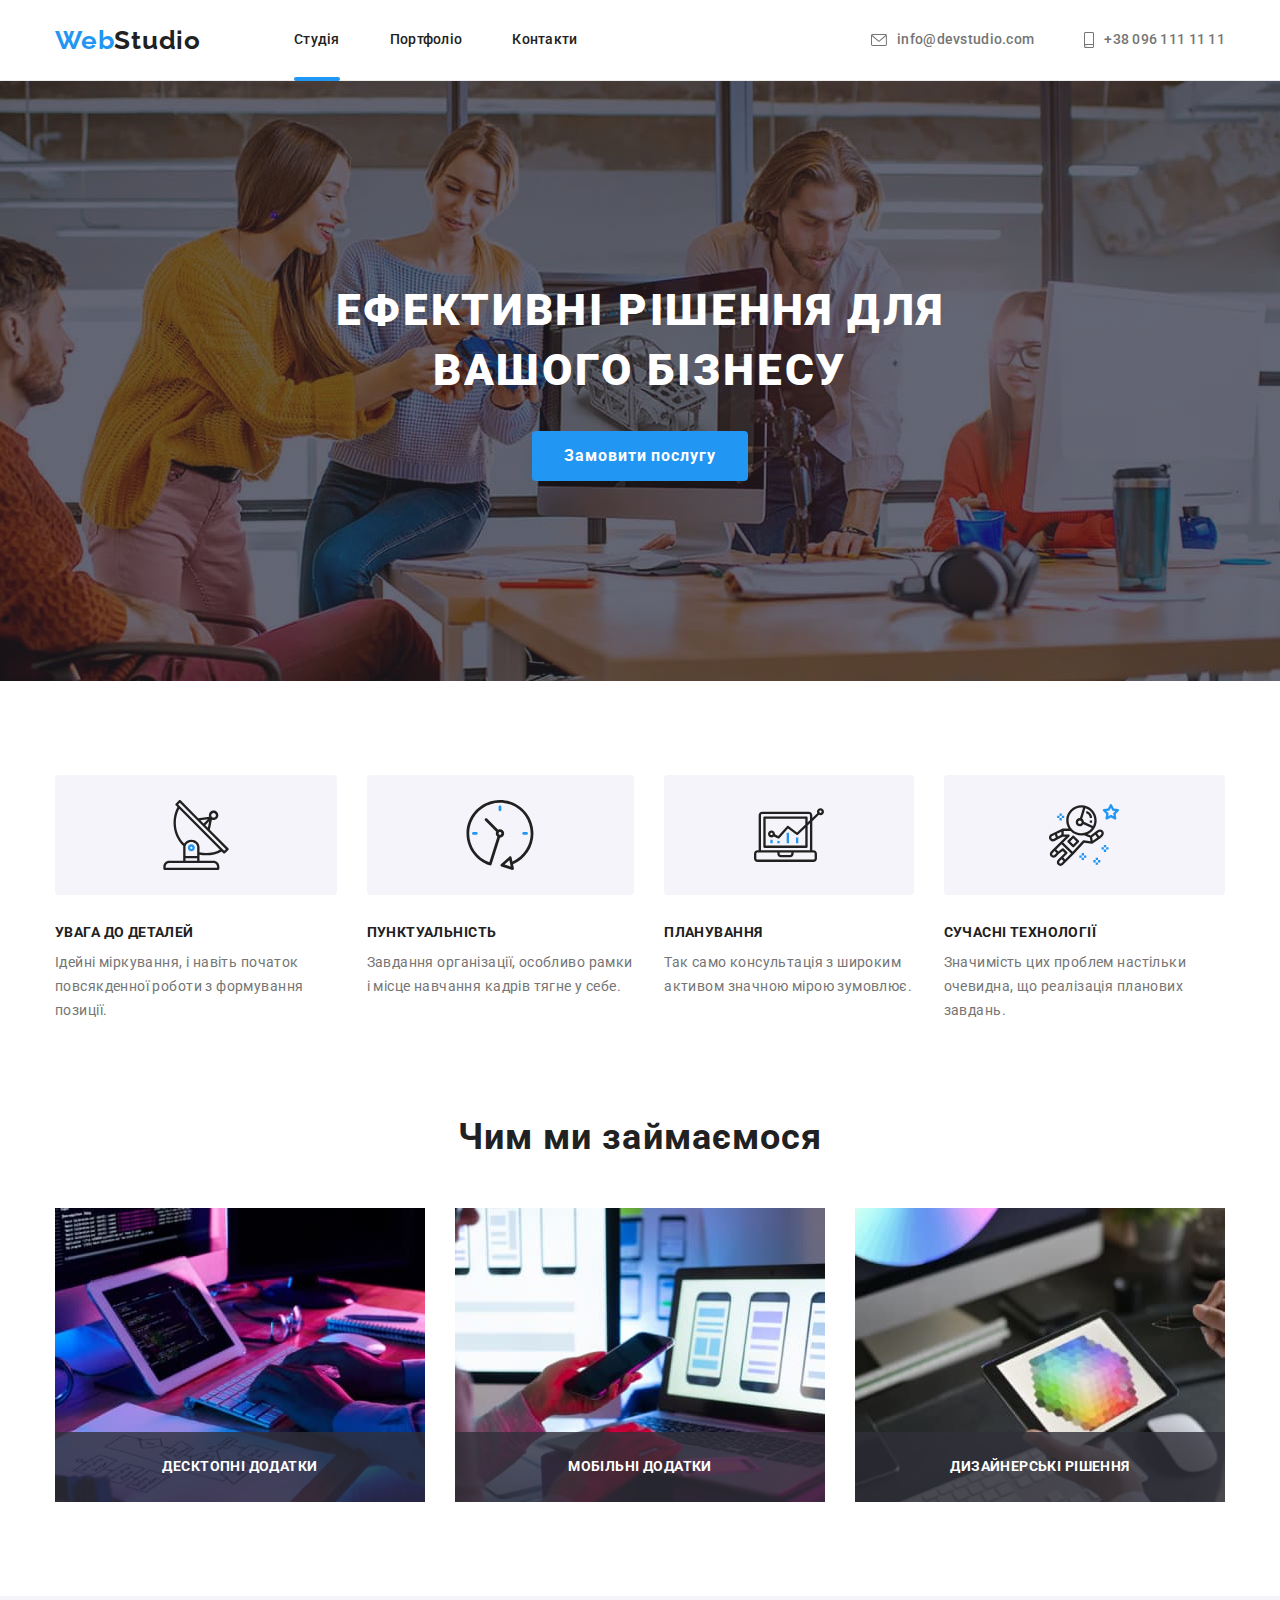
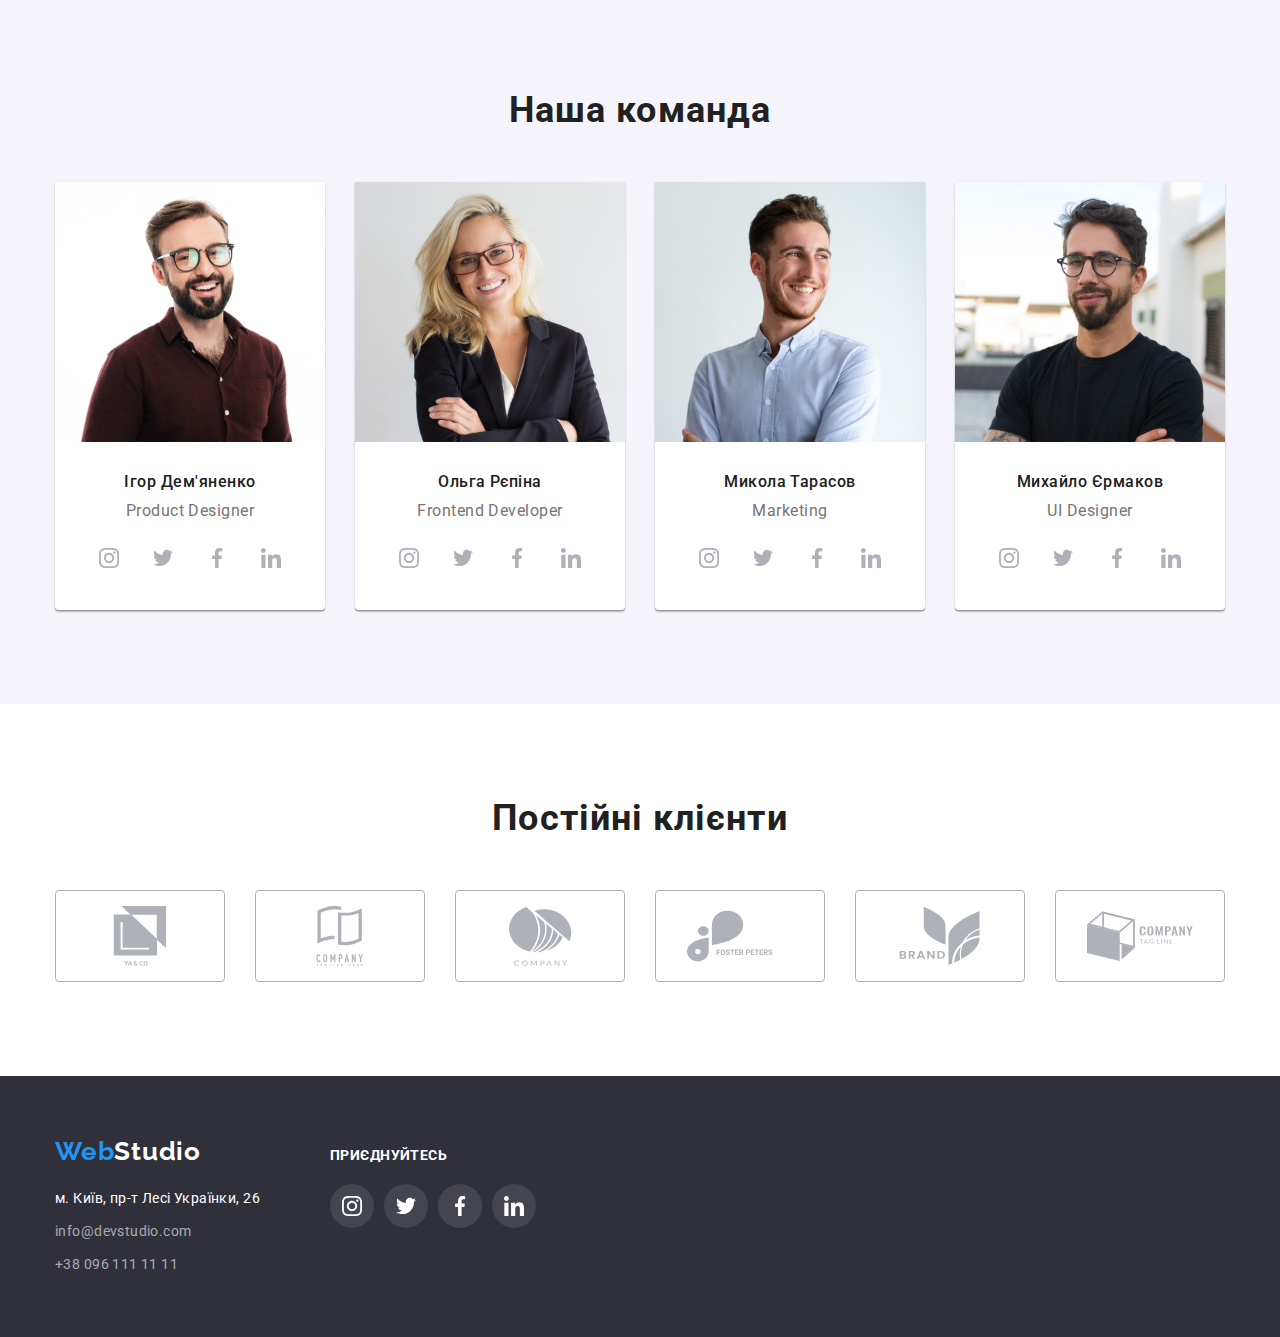
<file: index.html>
<!doctype html>
<html lang="en">
<head>
    <meta charset="UTF-8">
    <meta http-equiv="X-UA-Compatible" content="IE=edge">
    <meta name="viewport" content="width=device-width, initial-scale=1.0">
    <title>Document</title>
    <link href="https://fonts.googleapis.com/css2?family=Raleway:wght@700&family=Roboto:wght@400;500;700;900&display=swap" rel="stylesheet">
    <link rel="stylesheet" href="https://cdnjs.cloudflare.com/ajax/libs/modern-normalize/1.0.0/modern-normalize.min.css"/>
    <link rel="stylesheet" href="./css/styles.css" />
</head>
<body>

  <header class="header-class">
    <div class="container page-head-container">
        <nav class="page-navigation">
          <a class="logo" href=""><span class="accent">Web</span>Studio</a>
            <ul class="site-nav list">
              <li><a class="link site-nav-link active" href="">Студія</a></li>
              <li><a class="link site-nav-link" href="./portfolio.html">Портфоліо</a></li>
              <li><a class="link site-nav-link" href="">Контакти</a></li>
            </ul>
        </nav>
        <ul class="contacts-item list">
              <li>
                <a class="contact mail-head" href="mailto:info@devstudio.com"> 
                  <svg class="contact-icon-mail">
                    <use href="./images/icons.svg#icon-mail"></use>
                  </svg>info@devstudio.com
                </a>
              </li>
              <li><a class="contact phone-head" href="tel:+380961111111">
                <svg class="contact-icon-phone">
                  <use href="./images/icons.svg#icon-phone"></use>
                </svg>+38 096 111 11 11</a>
              </li>
        </ul>
    </div>
  </header>

  <main>
    <section class="hat section-hat">
      <div class="container">
        <h1 class="hat-title">Ефективні рішення для вашого бізнесу</h1>
        <button class="button-hat" type="button" data-modal-open>Замовити послугу</button>
      </div>
    </section>
    
    
    <section class="section">
      <div class="container">
        <h2 class="hidden-title">Наші переваги</h2>
        <ul class="list specialty-list">
            <li>
              <div class="container-icons">
                <svg class="speciality-icons">
                  <use href="./images/icons.svg#icon-antenna"></use>
                </svg>
              </div>
                <h3 class="specialty-title">УВАГА ДО ДЕТАЛЕЙ</h3>
                <p class="specialty-paragraph">Ідейні міркування, і навіть початок повсякденної роботи з формування позиції.</p>
            </li>
            <li>
              <div class="container-icons">
                <svg class="speciality-icons">
                  <use href="./images/icons.svg#icon-clock"></use>
                </svg>
              </div>
                <h3 class="specialty-title">ПУНКТУАЛЬНІСТЬ</h3>
                <p class="specialty-paragraph">Завдання організації, особливо рамки і місце навчання кадрів тягне у себе.</p>
            </li>
            <li>
              <div class="container-icons">
                <svg class="speciality-icons">
                  <use href="./images/icons.svg#icon-diagram"></use>
                </svg>
              </div>
                <h3 class="specialty-title">ПЛАНУВАННЯ</h3>
                <p class="specialty-paragraph">Так само консультація з широким активом значною мірою зумовлює.</p>
            </li>
            <li>
              <div class="container-icons">
                <svg class="speciality-icons">
                  <use href="./images/icons.svg#icon-astronaut"></use>
                </svg>
              </div>
                <h3 class="specialty-title">СУЧАСНІ ТЕХНОЛОГІЇ</h3>
                <p class="specialty-paragraph">Значимість цих проблем настільки очевидна, що реалізація планових завдань.</p>
            </li>
        </ul>
      </div>
    </section>
  
  <section class="section section-benefits">
    <div class="container">
        <h2 class="activity">Чим ми займаємося</h2>
        <ul class="activity-list list">
            <li>
              <div class="activity-list-wrapper">
                <img src="./images/img1.jpg" alt="Ноутбук" width="370">
                <p class="overlay">Десктопні додатки</p>
              </div>
            </li>
            <li>
              <div class="activity-list-wrapper">
                <img src="./images/img2.jpg" alt="Телефон" width="370">
                <p class="overlay">Мобільні додатки</p>
              </div>
            </li>
            <li>
              <div class="activity-list-wrapper">
                <img src="./images/img3.jpg" alt="Планшет" width="370">
                <p class="overlay">Дизайнерські рішення</p>
              </div>
            </li>
        </ul>
    </div>
  </section>
    
  <section class="workers section">
    <div class="container">
        <h2 class="team">Наша команда</h2>
        <ul class="list team-list">
            <li class="team-list-item">
                <img src="./images/img7.jpg" alt="Чоловік" width="270">
                <div class="team-container">
                  <h3 class="team-title">Ігор Дем'яненко</h3>
                  <p class="team-paragraph">Product Designer</p>
                  <ul class="social-list list">
                    <li class="social-list-item">
                      <a href="#" class="social-list-link">
                        <svg class="social-icons">
                          <use href="./images/icons.svg#icon-instagram"></use>
                        </svg>
                      </a>
                    </li>
                    <li class="social-list-item">
                      <a href="#" class="social-list-link">
                        <svg class="social-icons">
                          <use href="./images/icons.svg#icon-twitter"></use>
                        </svg>
                      </a>
                    </li>
                    <li class="social-list-item">
                      <a href="#" class="social-list-link">
                        <svg class="social-icons">
                          <use href="./images/icons.svg#icon-facebook"></use>
                        </svg>
                      </a>
                    </li>
                    <li class="social-list-item">
                      <a href="#" class="social-list-link">
                        <svg class="social-icons">
                          <use href="./images/icons.svg#icon-linkedin"></use>
                        </svg>
                      </a>
                    </li>
                  </ul>
                </div>
            </li>
            <li class="team-list-item">
                <img src="./images/img4.jpg" alt="Жінка" width="270">
                <div class="team-container">
                  <h3 class="team-title" >Ольга Рєпіна</h3>
                  <p class="team-paragraph">Frontend Developer</p>
                  <ul class="social-list list">
                    <li class="social-list-item">
                      <a href="#" class="social-list-link">
                        <svg class="social-icons">
                          <use href="./images/icons.svg#icon-instagram"></use>
                        </svg>
                      </a>
                    </li>
                    <li class="social-list-item">
                      <a href="#" class="social-list-link">
                        <svg class="social-icons">
                          <use href="./images/icons.svg#icon-twitter"></use>
                        </svg>
                      </a>
                    </li>
                    <li class="social-list-item">
                      <a href="#" class="social-list-link">
                        <svg class="social-icons">
                          <use href="./images/icons.svg#icon-facebook"></use>
                        </svg>
                      </a>
                    </li>
                    <li class="social-list-item">
                      <a href="#" class="social-list-link">
                        <svg class="social-icons">
                          <use href="./images/icons.svg#icon-linkedin"></use>
                        </svg>
                      </a>
                    </li>
                  </ul>
                </div>
            </li>
            <li class="team-list-item">
                <img src="./images/img5.jpg" alt="Чоловік" width="270">
                <div class="team-container">
                  <h3 class="team-title">Микола Тарасов</h3>
                  <p class="team-paragraph">Marketing</p>
                  <ul class="social-list list">
                    <li class="social-list-item">
                      <a href="#" class="social-list-link">
                        <svg class="social-icons">
                          <use href="./images/icons.svg#icon-instagram"></use>
                        </svg>
                      </a>
                    </li>
                    <li class="social-list-item">
                      <a href="#" class="social-list-link">
                        <svg class="social-icons">
                          <use href="./images/icons.svg#icon-twitter"></use>
                        </svg>
                      </a>
                    </li>
                    <li class="social-list-item">
                      <a href="#" class="social-list-link">
                        <svg class="social-icons">
                          <use href="./images/icons.svg#icon-facebook"></use>
                        </svg>
                      </a>
                    </li>
                    <li class="social-list-item">
                      <a href="#" class="social-list-link">
                        <svg class="social-icons">
                          <use href="./images/icons.svg#icon-linkedin"></use>
                        </svg>
                      </a>
                    </li>
                  </ul>
                </div>
            </li>
            <li class="team-list-item">
                <img src="./images/img6.jpg" alt="Чоловік" width="270">
                <div class="team-container">
                  <h3 class="team-title">Михайло Єрмаков</h3>
                  <p class="team-paragraph">UI Designer</p>
                  <ul class="social-list list">
                    <li class="social-list-item">
                      <a href="#" class="social-list-link">
                        <svg class="social-icons">
                          <use href="./images/icons.svg#icon-instagram"></use>
                        </svg>
                      </a>
                    </li>
                    <li class="social-list-item">
                      <a href="#" class="social-list-link">
                        <svg class="social-icons">
                          <use href="./images/icons.svg#icon-twitter"></use>
                        </svg>
                      </a>
                    </li>
                    <li class="social-list-item">
                      <a href="#" class="social-list-link">
                        <svg class="social-icons">
                          <use href="./images/icons.svg#icon-facebook"></use>
                        </svg>
                      </a>
                    </li>
                    <li class="social-list-item">
                      <a href="#" class="social-list-link">
                        <svg class="social-icons">
                          <use href="./images/icons.svg#icon-linkedin"></use>
                        </svg>
                      </a>
                    </li>
                  </ul>
                </div>
            </li>
        </ul>
    </div> 
  </section>
  <section class="section">
    <div class="container">
    <h2 class="clients">Постійні клієнти</h2>
    <ul class="list company-list">
      <li class="company-list-item">
        <a href="#" class="company-list-link">
          <svg class="company-icons">
            <use href="./images/icons.svg#icon-company1"></use>
          </svg>
        </a>
      </li>
      <li class="company-list-item">
        <a href="#" class="company-list-link">
          <svg class="company-icons">
            <use href="./images/icons.svg#icon-company2"></use>
          </svg>
        </a>
      </li>
      <li class="company-list-item">
        <a href="#" class="company-list-link">
          <svg class="company-icons">
            <use href="./images/icons.svg#icon-company3"></use>
          </svg>
        </a>
      </li>
      <li class="company-list-item">
        <a href="#" class="company-list-link">
          <svg class="company-icons">
            <use href="./images/icons.svg#icon-company4"></use>
          </svg>
        </a>
      </li>
      <li class="company-list-item">
        <a href="#" class="company-list-link">
          <svg class="company-icons">
            <use href="./images/icons.svg#icon-company5"></use>
          </svg>
        </a>
      </li>
      <li class="company-list-item">
        <a href="#" class="company-list-link">
          <svg class="company-icons">
            <use href="./images/icons.svg#icon-company6"></use>
          </svg>
        </a>
      </li>
    </ul>
    </div>
  </section>
  </main>

  <footer class="basement">
    <div class="container basement-container">
      <div>
        <a class="basement-logo" href=""><span class="accent">Web</span>Studio</a>
      <address>
        <ul class="list">
          <li class="basement-adr-li"><a class="basement-adress" href="https://www.google.com.ua/maps/place/%D0%B1%D1%83%D0%BB.+%D0%9B%D0%B5%D1%81%D0%B8+%D0%A3%D0%BA%D1%80%D0%B0%D0%B8%D0%BD%D0%BA%D0%B8,+26,+%D0%9A%D0%B8%D0%B5%D0%B2,+02000">м. Київ, пр-т Лесі Українки, 26</a></li>
          <li class="basement-cont-li"><a class="basement-contact-mail" href="mailto:info@devstudio.com">info@devstudio.com</a></li>
          <li><a class="basement-contact" href="tel:+380961111111">+38 096 111 11 11</a></li>
        </ul>
      </address>
    </div>
    <div>
        <h2 class="plus-title">Приєднуйтесь</h2>
        <ul class="social-list list">
          <li class="social-list-item">
            <a href="#" class="social-list-link-basement">
              <svg class="social-icons-basement">
                <use href="./images/icons.svg#icon-instagram"></use>
              </svg>
            </a>
          </li>
          <li class="social-list-item">
            <a href="#" class="social-list-link-basement">
              <svg class="social-icons-basement">
                <use href="./images/icons.svg#icon-twitter"></use>
              </svg>
            </a>
          </li>
          <li class="social-list-item">
            <a href="#" class="social-list-link-basement">
              <svg class="social-icons-basement">
                <use href="./images/icons.svg#icon-facebook"></use>
              </svg>
            </a>
          </li>
          <li class="social-list-item">
            <a href="#" class="social-list-link-basement">
              <svg class="social-icons-basement">
                <use href="./images/icons.svg#icon-linkedin"></use>
              </svg>
            </a>
          </li>
        </ul>
    </div>
    </div>
  </footer>
  <div class="backdrop is-hidden" data-modal>
    <div class="modal">
      <button type="button" class="modal-close-btn" data-modal-close>
        <svg class="modal-close-icon" width="18px" height="18px">
          <use href="./images/icons.svg#icon-close-btn"></use>
        </svg>
      </button>
    </div>
  </div>
  <script src="./js/modal.js"></script>
</body>
</html>
</file>
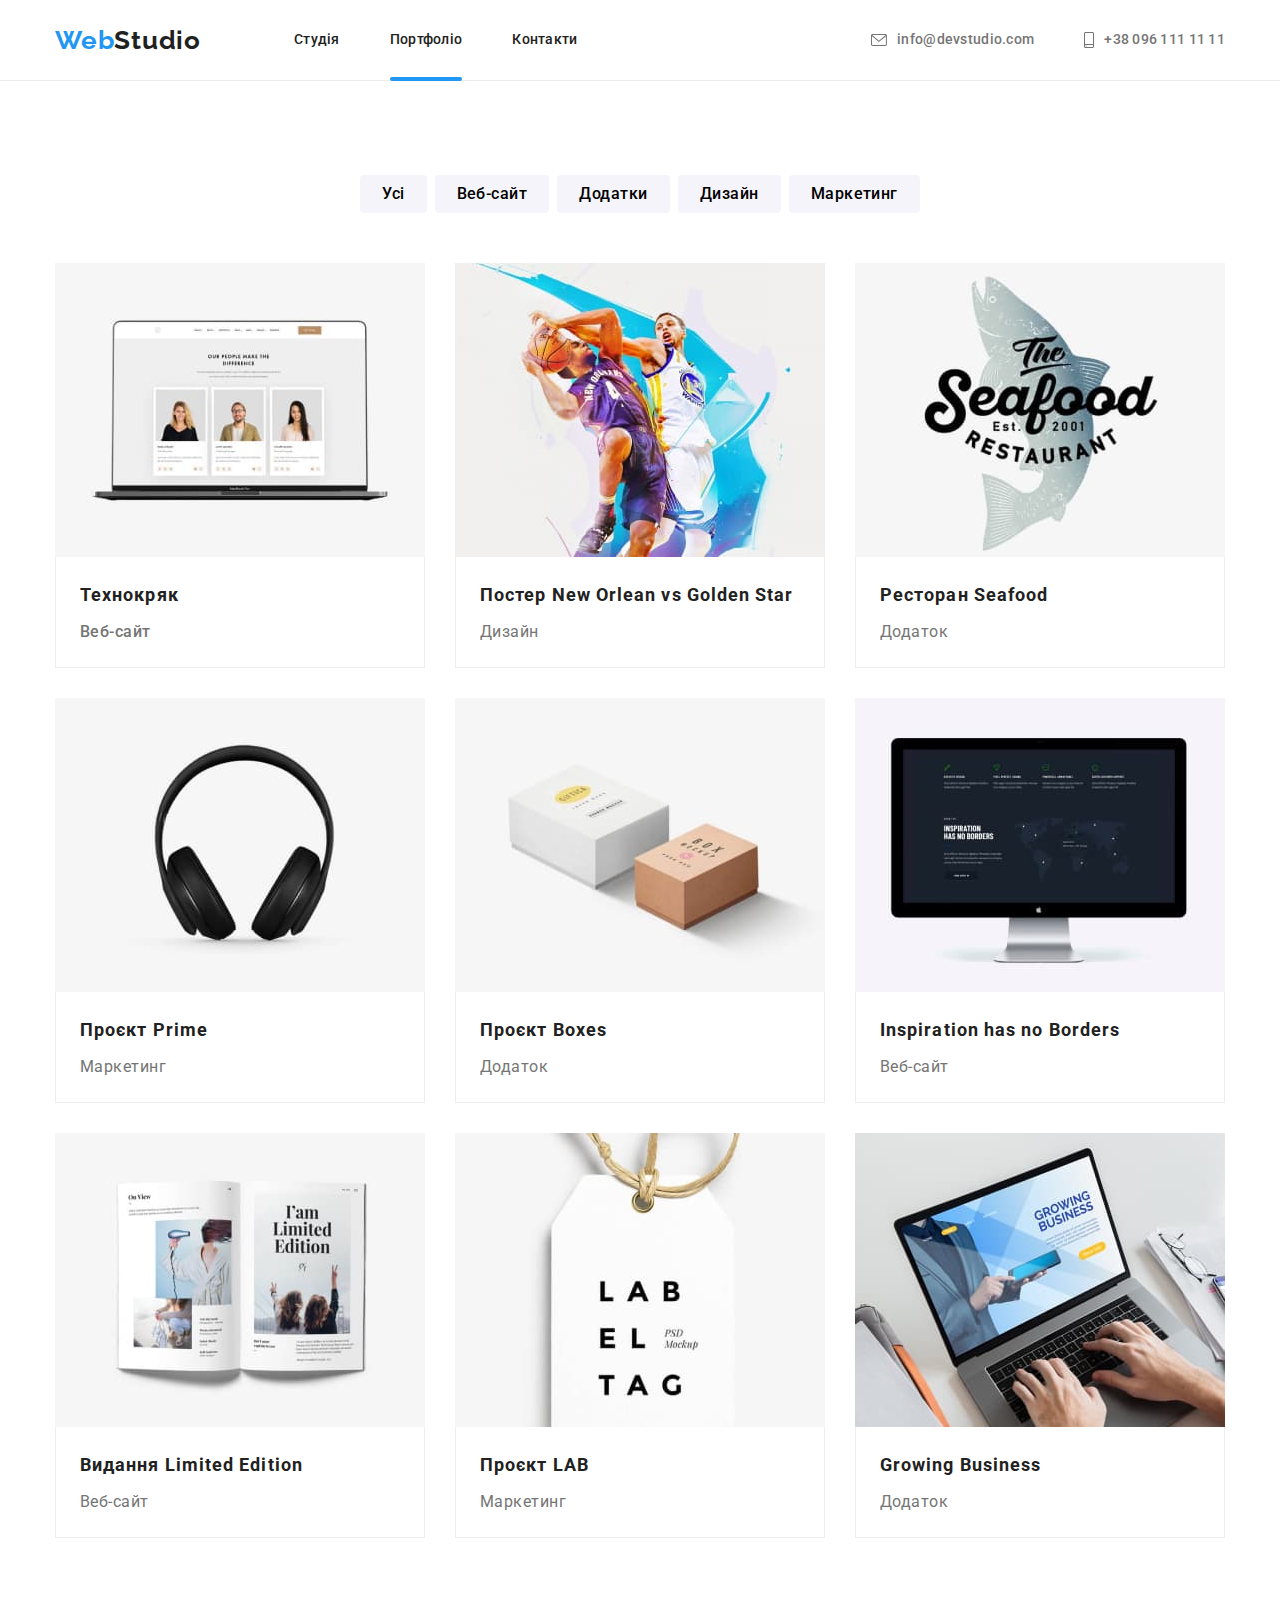
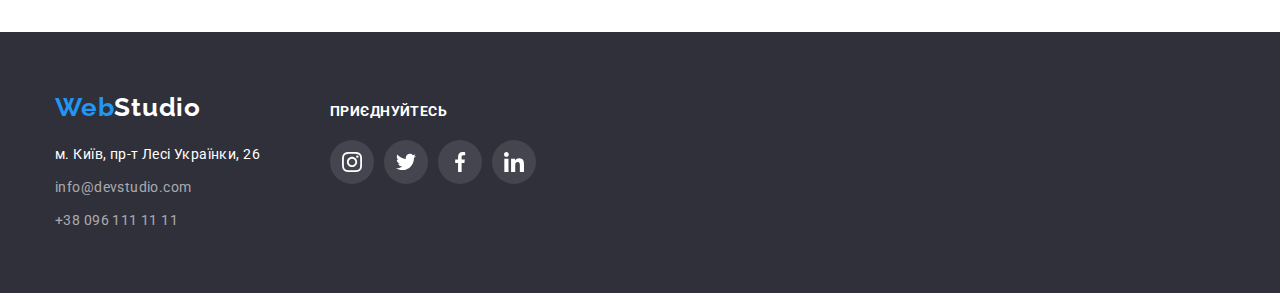
<file: portfolio.html>
<!doctype html>
<html lang="en">
<head>
    <meta charset="UTF-8">
    <meta http-equiv="X-UA-Compatible" content="IE=edge">
    <meta name="viewport" content="width=device-width, initial-scale=1.0">
    <title>Document</title>
    <link href="https://fonts.googleapis.com/css2?family=Raleway:wght@700&family=Roboto:wght@400;500;700;900&display=swap" rel="stylesheet">
    <link rel="stylesheet" href="https://cdnjs.cloudflare.com/ajax/libs/modern-normalize/1.0.0/modern-normalize.min.css"/>
    <link rel="stylesheet" href="./css/styles.css" />
</head>
<body>

  <header class="header-class">
    <div class="container page-head-container">
        <nav class="page-navigation">
          <a class="logo" href=""><span class="accent">Web</span>Studio</a>
            <ul class="site-nav list">
              <li><a class="link site-nav-link" href="./index.html">Студія</a></li>
              <li><a class="link site-nav-link active" href="">Портфоліо</a></li>
              <li><a class="link site-nav-link" href="">Контакти</a></li>
            </ul>
        </nav>
        <ul class="contacts-item list">
          <li>
            <a class="contact mail-head" href="mailto:info@devstudio.com"> 
              <svg class="contact-icon-mail">
                <use href="./images/icons.svg#icon-mail"></use>
              </svg>info@devstudio.com
            </a>
          </li>
          <li><a class="contact phone-head" href="tel:+380961111111">
            <svg class="contact-icon-phone">
              <use href="./images/icons.svg#icon-phone"></use>
            </svg>+38 096 111 11 11</a>
          </li>
        </ul>
    </div>
  </header>

  <main>
    <section class="project section">
      <div class="container">
        <h1 class="hidden-title">Проєкти</h1>
        <ul class="list navigation-list">
            <li><button class="button-link" type="button">Усі</button></li>
            <li><button class="button-link" type="button">Веб-сайт</button></li>
            <li><button class="button-link" type="button">Додатки</button></li>
            <li><button class="button-link" type="button">Дизайн</button></li>
            <li><button class="button-link" type="button">Маркетинг</button></li>
        </ul>
        <ul class="list project-list">
          <li class="project-list-item link">
            <a href="#" class="project-list-link">
              <div class="project-list-wrapper">
                <img src="./images/tech.jpg" alt="Технокряк" width="370">
                <p class="project-overlay">Ресурс пропонує комплексні пропозиції з різним рівнем функціоналу та сервісів. Все це дозволить відвідувачу отримати вичерпні відомості про компанію чи приватну особу.</p>
              </div>
              <div class="project-container">
                <h2 class="project-title">Технокряк</h2>
                <p class="project-paragraph">Веб-сайт</p>
              </div>
            </a>
          </li>
          <li class="project-list-item">
            <a href="#" class="project-list-link">
              <div class="project-list-wrapper">
                <img src="./images/poster.jpg" alt="Постер" width="370">
                <p class="project-overlay">Ресурс пропонує комплексні пропозиції з різним рівнем функціоналу та сервісів. Все це дозволить відвідувачу отримати вичерпні відомості про компанію чи приватну особу.</p>
              </div>
            <div class="project-container">
              <h2 class="project-title">Постер New Orlean vs Golden Star</h2>
              <p class="project-paragraph">Дизайн</p>
            </div>
            </a>
          </li>
          <li class="project-list-item">
            <a href="#" class="project-list-link">
              <div class="project-list-wrapper">
                <img src="./images/restoran.jpg" alt="Ресторан" width="370">
                <p class="project-overlay">Ресурс пропонує комплексні пропозиції з різним рівнем функціоналу та сервісів. Все це дозволить відвідувачу отримати вичерпні відомості про компанію чи приватну особу.</p>
              </div>
            <div class="project-container">
              <h2 class="project-title">Ресторан Seafood</h2>
              <p class="project-paragraph">Додаток </p>
            </div>
          </a>
          </li>
          <li class="project-list-item">
            <a href="#" class="project-list-link">
              <div class="project-list-wrapper">
                <img src="./images/prime.jpg" alt="Навушники" width="370">
                <p class="project-overlay">Ресурс пропонує комплексні пропозиції з різним рівнем функціоналу та сервісів. Все це дозволить відвідувачу отримати вичерпні відомості про компанію чи приватну особу.</p>
              </div>
            <div class="project-container">
              <h2 class="project-title">Проєкт Prime</h2>
              <p class="project-paragraph">Маркетинг</p>
            </div>
          </a>
          </li>
          <li class="project-list-item">
            <a href="#" class="project-list-link">
              <div class="project-list-wrapper">
                <img src="./images/boxes.jpg" alt="Коробка" width="370">
                <p class="project-overlay">Ресурс пропонує комплексні пропозиції з різним рівнем функціоналу та сервісів. Все це дозволить відвідувачу отримати вичерпні відомості про компанію чи приватну особу.</p>
              </div>
            <div class="project-container">
              <h2 class="project-title">Проєкт Boxes</h2>
              <p class="project-paragraph">Додаток </p>
            </div>
          </a>
          </li>
          <li class="project-list-item">
            <a href="#" class="project-list-link">
              <div class="project-list-wrapper">
                <img src="./images/inspiration.jpg" alt="Монітор" width="370">
                <p class="project-overlay">Ресурс пропонує комплексні пропозиції з різним рівнем функціоналу та сервісів. Все це дозволить відвідувачу отримати вичерпні відомості про компанію чи приватну особу.</p>
              </div>
            <div class="project-container">
              <h2 class="project-title">Inspiration has no Borders</h2>
              <p class="project-paragraph">Веб-сайт </p>
            </div>
          </a>
          </li>
            <li class="project-list-item">
              <a href="#" class="project-list-link">
                <div class="project-list-wrapper">
                  <img src="./images/edition.jpg" alt="Видання" width="370">
                  <p class="project-overlay">Ресурс пропонує комплексні пропозиції з різним рівнем функціоналу та сервісів. Все це дозволить відвідувачу отримати вичерпні відомості про компанію чи приватну особу.</p>
                </div>
            <div class="project-container">
              <h2 class="project-title">Видання Limited Edition</h2>
              <p class="project-paragraph">Веб-сайт</p>
            </div>
          </a>
          </li>
          <li class="project-list-item">
            <a href="#" class="project-list-link">
              <div class="project-list-wrapper">
                <img src="./images/lab.jpg" alt="Проєкт" width="370">
                <p class="project-overlay">Ресурс пропонує комплексні пропозиції з різним рівнем функціоналу та сервісів. Все це дозволить відвідувачу отримати вичерпні відомості про компанію чи приватну особу.</p>
              </div>
            <div class="project-container">
              <h2 class="project-title">Проєкт LAB</h2>
              <p class="project-paragraph">Маркетинг</p>
            </div>
          </a>
          </li>
          <li class="project-list-item">
            <a href="#" class="project-list-link">
              <div class="project-list-wrapper">
                <img src="./images/growing.jpg" alt="Ноутбук" width="370">
                <p class="project-overlay">Ресурс пропонує комплексні пропозиції з різним рівнем функціоналу та сервісів. Все це дозволить відвідувачу отримати вичерпні відомості про компанію чи приватну особу.</p>
              </div>
            <div class="project-container">
              <h2 class="project-title">Growing Business</h2>
              <p class="project-paragraph">Додаток</p>
            </div>
            </a>
          </li>
        </ul>
      </div>
    </section>
  </main>

  <footer class="basement">
    <div class="container basement-container">
      <div>
        <a class="basement-logo" href=""><span class="accent">Web</span>Studio</a>
      <address>
        <ul class="list">
          <li class="basement-adr-li"><a class="basement-adress" href="https://www.google.com.ua/maps/place/%D0%B1%D1%83%D0%BB.+%D0%9B%D0%B5%D1%81%D0%B8+%D0%A3%D0%BA%D1%80%D0%B0%D0%B8%D0%BD%D0%BA%D0%B8,+26,+%D0%9A%D0%B8%D0%B5%D0%B2,+02000">м. Київ, пр-т Лесі Українки, 26</a></li>
          <li class="basement-cont-li"><a class="basement-contact-mail" href="mailto:info@devstudio.com">info@devstudio.com</a></li>
          <li><a class="basement-contact" href="tel:+380961111111">+38 096 111 11 11</a></li>
        </ul>
      </address>
    </div>
    <div>
        <h2 class="plus-title">Приєднуйтесь</h2>
        <ul class="social-list list">
          <li class="social-list-item">
            <a href="#" class="social-list-link-basement">
              <svg class="social-icons-basement">
                <use href="./images/icons.svg#icon-instagram"></use>
              </svg>
            </a>
          </li>
          <li class="social-list-item">
            <a href="#" class="social-list-link-basement">
              <svg class="social-icons-basement">
                <use href="./images/icons.svg#icon-twitter"></use>
              </svg>
            </a>
          </li>
          <li class="social-list-item">
            <a href="#" class="social-list-link-basement">
              <svg class="social-icons-basement">
                <use href="./images/icons.svg#icon-facebook"></use>
              </svg>
            </a>
          </li>
          <li class="social-list-item">
            <a href="#" class="social-list-link-basement">
              <svg class="social-icons-basement">
                <use href="./images/icons.svg#icon-linkedin"></use>
              </svg>
            </a>
          </li>
          </ul>
    </div>
    </div>
  </footer>
</body>
</html>
</file>
<file: css/styles.css>
:root {
--primary-text-color: #212121;
--paragraph-text-color: #757575;
--accent-color: #2196F3;
--title-text-color: #FFFFFF;
--background-basic-color: #FFFFFF;
--secondary-background-color: #2F303A;
--button-background-color: #F5F4FA;  
--basement-contact-color: rgba(255, 255, 255, 0.6);
}

body {
    background-color: var(--background-basic-color);
    color: var(--primary-text-color);
    font-family: Roboto, sans-serif;
}

.header-class {
    border-bottom: 1px solid #ECECEC;   /*добавить вар*/
}

h1,
h2,
h3,
p {
    margin-top: 0;
    margin-bottom: 0;
}

ul, ol {
    margin-top: 0;
    margin-bottom: 0;
    padding-left: 0;
}

img {
    display: block;
    max-width: 100%;
    height: auto;
}
.container {
    width: 1200px;
    margin-left: auto;
    margin-right: auto;
    padding-left: 15px;
    padding-right: 15px;
  
}

.hidden-title {
    /* display: none; */
    position: absolute;
    width: 1px;
    height: 1px;
    margin: -1px;
    border: 0;
    padding: 0;
    
    white-space: nowrap;
    clip-path: inset(100%);
    clip: rect(0 0 0 0);
    overflow: hidden;
}

.page-head-container {
 display: flex;
 align-items: center;
 justify-content: space-between;
 /* padding-top: 32px;
 padding-bottom: 32px; */
}

.navigation-list {
    display: flex;
    align-items: center;
    justify-content: center;
    column-gap: 8px;
    margin-bottom: 50px;
}

.project-list{
    display: flex;
    align-items: center;
    flex-wrap: wrap;
    column-gap: 30px;
    row-gap: 30px;
}

.project-list-link {
    display: block;
    text-decoration: none;
    transition: box-shadow 250ms cubic-bezier(0.4, 0, 0.2, 1);
}

.project-list-link:hover,
.project-list-link:focus {
    box-shadow: 0px 1px 1px rgba(0, 0, 0, 0.12), 0px 4px 4px rgba(0, 0, 0, 0.06), 1px 4px 6px rgba(0, 0, 0, 0.16);
}

.project-container {
    background-color: var(--background-basic-color);
    padding-top: 20px;
    padding-bottom: 20px;
    padding-left: 24px;
    padding-right: 24px;
    border: 1px solid #EEEEEE;
    border-top: none;
}

.basement-container{
    display: flex;
    column-gap: 70px;
    align-items: baseline;
}

.plus-title {
    color: var(--title-text-color);
    font-weight: 700;
    font-size: 14px;
    line-height: 1.14;
    letter-spacing: 0.03em;
    margin-bottom: 20px;
    text-transform: uppercase;
}


.specialty-list {
 display: flex;
 align-items: center;
 justify-content: center;
 align-items: flex-start;
 column-gap: 30px;
}

.speciality-icons {
    width: 70px;
    height: 70px;
}

.container-icons {
    background-color: #F5F4FA;
    /* padding-top: 25px;
    padding-bottom: 25px;
    padding-left: 100px;
    padding-right: 100px; */
    margin-bottom: 30px;
    border-radius: 4px;
    height: 120px;
    display: flex;
    justify-content: center;
    align-items: center;
}

.team-list-item {
    background-color: var(--background-basic-color);
    box-shadow: 0px 1px 3px rgba(0, 0, 0, 0.12), 0px 1px 1px rgba(0, 0, 0, 0.14), 0px 2px 1px rgba(0, 0, 0, 0.2);
    border-radius: 0px 0px 4px 4px;
}

.team-container {
    
    /* background-color: var(--background-basic-color); */
    padding-top: 30px;
    padding-bottom: 30px;
}

.company-list {
    display: flex;
    justify-content: center;
    column-gap: 30px;
}

.company-icons {
    width: 106px;
    height: 60px;
    fill: #AFB1B8;
    transition: fill 250ms cubic-bezier(0.4, 0, 0.2, 1);
}

.company-list-link:hover,
.company-list-link:focus {
    border-color: var(--accent-color);
}

.company-list-link:hover .company-icons,
.company-list-link:focus .company-icons{
    fill: var(--accent-color);
}

.company-list-item {
    width: 170px;
    height: 92px;
}

.company-list-link {
    display: flex;
    width: 100%;
    height: 100%;
    border-radius: 50%;
    justify-content: center;
    align-items: center;
    border: 1px solid #AFB1B8;
    border-radius: 4px;
    transition: transform 250ms cubic-bezier(0.4, 0, 0.2, 1);
}

.social-list-item {
    width: 44px;
    height: 44px;
}

.social-icons {
    width: 20px;
    height: 20px;
    fill: #AFB1B8;
    transition: fill 250ms cubic-bezier(0.4, 0, 0.2, 1);
}

.social-icons-basement {
    width: 20px;
    height: 20px;
    fill: #FFFFFF;
    
}

.social-list-link-basement:hover,
.social-list-link-basement:focus {
    background-color: #2196F3;
}

.social-list {
    display: flex;
    justify-content: center;
    column-gap: 10px;
    
}

.social-list-link {
    display: flex;
    width: 100%;
    height: 100%;
    border-radius: 50%;
    justify-content: center;
    align-items: center;
    transition: background-color 250ms cubic-bezier(0.4, 0, 0.2, 1);
}

.social-list-link-basement {
    display: flex;
    width: 100%;
    height: 100%;
    border-radius: 50%;
    justify-content: center;
    align-items: center;
    background-color: rgba(255, 255, 255, 0.1);;
    transition: background-color 250ms cubic-bezier(0.4, 0, 0.2, 1);
}


.social-list-link:hover,
.social-list-link:focus {
    background-color: #2196F3;
}

.social-list-link:hover .social-icons,
.social-list-link:focus .social-icons{
    fill: #FFFFFF;
}

.activity-list {
 display: flex;
 align-items: center;
 column-gap: 30px;
 
}

.team-list {
    display: flex;
    align-items: center;
    column-gap: 30px;
   }

.page-navigation{
    display: flex;
    align-items: center;
    
}
.section {
    padding-top: 94px;
    padding-bottom: 94px;
}

.section-benefits {
    padding-top: 0px;
    padding-bottom: 94px;
}

.section-hat {
    padding-top: 200px;
    padding-bottom: 200px;
    max-width: 1600px;
    height: 600px;
    margin-left: auto;
    margin-right: auto;
    background-image: linear-gradient(
        to right,
        rgba(47, 48, 58, 0.4),
        rgba(47, 48, 58, 0.4)
    ), url(../images/back.jpg);
    background-repeat: no-repeat;
    background-size: cover;
    background-position: center;
}


.list {
    list-style: none;
}

/* .menu {
    display: flex;
    align-items: center;
    column-gap: 50px;
} */

.site-nav{
    display: flex;
    align-items: center;
    column-gap: 50px;
}

.contacts-item {
    display: flex;
    align-items: center;
    column-gap: 50px;
}

/* .mail-head {
    margin-left: 344px;
} */

.link:hover, 
.link:focus {
    color: var(--accent-color);
}

.contact:hover, 
.contact:focus {
    color: var(--accent-color);
    
}

.contact:hover .contact-icon-mail, 
.contact:focus .contact-icon-mail {
    fill: var(--accent-color);
    
}

.contact:hover .contact-icon-phone, 
.contact:focus .contact-icon-phone {
    fill: var(--accent-color);
    
}

.contact-icon-mail {
    fill: #757575;
    transition: fill 250ms cubic-bezier(0.4, 0, 0.2, 1);
}

.contact-icon-phone {
    fill: #757575;
    transition: fill 250ms cubic-bezier(0.4, 0, 0.2, 1);
}
/* .contact-icon-mail {
    fill: #212121;
}

.contact-icon-mail,
.contact-icon-mail {
    fill: var(--accent-color);
} */


.basement-link:hover, 
.basement-link:focus {
    color: var(--accent-color);
}

.button-link:hover,
.button-link:focus{
    color: var(--title-text-color);
    background-color: var(--accent-color);
    box-shadow: 0px 3px 1px rgba(0, 0, 0, 0.1), 0px 1px 2px rgba(0, 0, 0, 0.08), 0px 2px 2px rgba(0, 0, 0, 0.12);
}

.basement-adress:hover, 
.basement-adress:focus {
    color: var(--accent-color);
}

.basement-contact:hover, 
.basement-contact:focus {
    color: var(--accent-color);
}

.basement-contact-mail:hover, 
.basement-contact-mail:focus {
    color: var(--accent-color);
}

.button-link {
    cursor: pointer;
    font-family: inherit;
    font-weight: 500;
    background-color: var(--button-background-color);
    letter-spacing: 0.03em;
    line-height: 1.63;
    padding-top: 6px;
    padding-bottom: 6px;
    padding-left: 22px;
    padding-right: 22px;
    border-radius: 4px;
    border: none;
    transition: background-color 250ms cubic-bezier(0.4, 0, 0.2, 1), color 250ms cubic-bezier(0.4, 0, 0.2, 1), box-shadow 250ms cubic-bezier(0.4, 0, 0.2, 1);
}

.button-hat {
    cursor: pointer;
    font-family: inherit;
    font-weight: 700;
    font-size: 16px;
    line-height: 1.88;
    color: var(--title-text-color);
    background-color: var(--accent-color);
    letter-spacing: 0.06em;
    border-radius: 4px;
    border: none;
    padding: 10px 32px;
}

.hat-title {
    color:var(--title-text-color);
    font-weight: 900;
    font-size: 44px;
    line-height: 1.36;
    letter-spacing: 0.06em;
    text-transform: uppercase;
    margin-bottom: 30px;
    width: 700px;
    margin-left: auto;
    margin-right: auto;
}

.specialty-title {
    font-weight: 700;
    font-size: 14px;
    line-height: 1.14;
    letter-spacing: 0.03em;
    margin-bottom: 10px;
}


.specialty-paragraph {
    font-size: 14px;
    line-height: 1.71;
    color: var(--paragraph-text-color);
    letter-spacing: 0.03em;
    
}

.activity {
    font-weight: 700;
    font-size: 36px;
    line-height: 1.16;
    letter-spacing: 0.03em;
    margin-bottom: 50px;
    text-align: center;
}

/* навигация по шапке */

.link {
    font-weight: 500;
    font-size: 14px;
    line-height: 1.14;
    color: var(--primary-text-color);
    letter-spacing: 0.02em;
    font-style: normal;
    text-decoration: none;
    transition: color 250ms cubic-bezier(0.4, 0, 0.2, 1);
}

.site-nav-link {
    position: relative;
    padding-top: 32px;
    padding-bottom: 32px;
    display: block;
}

/* контакты шапка*/
.contact {
    font-weight: 500;
    font-size: 14px;
    line-height: 1.14;
    color: var(--paragraph-text-color);
    letter-spacing: 0.02em;
    text-decoration: none;
    display: flex;
    align-items: center;
    column-gap: 10px;
    transition: color 250ms cubic-bezier(0.4, 0, 0.2, 1);
}

/* контакты подвал */
.basement-adress {
    font-size: 14px;
    line-height: 1.71;
    color: var(--title-text-color);
    letter-spacing: 0.03em;
    font-style: normal;
    text-decoration: none;
    display: inline-block;
    transition: color 250ms cubic-bezier(0.4, 0, 0.2, 1);
}

.basement-adr-li{
    margin-bottom: 9px;
}

.basement-contact-mail {
    font-size: 14px;
    line-height: 1.71;
    color: var(--basement-contact-color);
    letter-spacing: 0.03em;
    font-style: normal;
    text-decoration: none;
    display: inline-block;
    transition: color 250ms cubic-bezier(0.4, 0, 0.2, 1);
}

.basement-cont-li{
    margin-bottom: 9px;
}

.basement-contact {
    font-size: 14px;
    line-height: 1.71;
    color: var(--basement-contact-color);
    letter-spacing: 0.03em;
    font-style: normal;
    text-decoration: none;
    transition: color 250ms cubic-bezier(0.4, 0, 0.2, 1);
}

.clients {
    font-weight: 700;
    font-size: 36px;
    line-height: 1.16;
    letter-spacing: 0.03em;
    margin-bottom: 50px;
    text-align: center;
}

.team {
    font-weight: 700;
    font-size: 36px;
    line-height: 1.16;
    letter-spacing: 0.03em;
    margin-bottom: 50px;
    text-align: center;
}

.team-title {
    font-weight: 500;
    font-size: 16px;
    line-height: 1.19;
    letter-spacing: 0.03em;
    text-align: center;
    margin-bottom: 10px;
}

.team-paragraph {
    font-size: 16px;
    line-height: 1.19;
    color: var(--paragraph-text-color);
    letter-spacing: 0.03em;
    text-align: center;
    margin-bottom: 16px;
}

.project-title {
    font-weight: 700;
    font-size: 18px;
    line-height: 2;
    letter-spacing: 0.06em;
    margin-bottom: 4px;
    color: var(--primary-text-color);
}


.project-paragraph {
    font-size: 16px;
    line-height: 1.88;
    color: var(--paragraph-text-color);
    letter-spacing: 0.03em;
   
}

.logo {
    font-weight: 700;
    font-size: 26px;
    text-decoration: none;
    letter-spacing: 0.03em;
    color: var(--primary-text-color);
    line-height: 1.19;
    font-family: 'Raleway';
    margin-right: 93px;
}

.basement-logo {
    font-weight: 700;
    font-size: 26px;
    letter-spacing: 0.03em;
    line-height: 1.19;
    font-family: 'Raleway';
    text-decoration: none;
    color: var(--title-text-color);
    margin-bottom: 20px;
    display: inline-block;
}
.accent {
    font-weight: 700;
    font-size: 26px;
    color: var(--accent-color);
    line-height: 1.19;
    letter-spacing: 0.03em;
    font-family: 'Raleway';
    text-decoration: none;
}

.hat {
    /* background-color: var(--secondary-background-color); */
    text-align: center;
}

.workers {
    background-color: var(--button-background-color);
} 

.basement {
    background-color: var(--secondary-background-color);
    padding-top: 60px;
    padding-bottom: 60px;
}

.contact-icon-mail {
    width: 16px;
    height: 12px;
}

.contact-icon-phone {
    width: 10px;
    height: 16px;
}

.overlay {
    display: flex;
    position: absolute;
    justify-content: center;
    align-items: center;
    left: 0px;
    bottom: 0px;
    font-weight: 700;
    font-size: 14px;
    line-height: 1.14;
    letter-spacing: 0.03em;
    text-transform: uppercase;
    color: var(--background-basic-color);
    width: 100%;
    height: 70px;
    background: rgba(47, 48, 58, 0.8);
}

.activity-list-wrapper {
    position: relative;
}

.project-list-wrapper {
    position: relative; 
    overflow: hidden;
}

.project-overlay {
    position: absolute;
    width: 100%;
    height: 100%;
    top: 0px;
    left: 0px;
    font-size: 18px;
    line-height: 1.6;
    letter-spacing: 0.03em;
    padding-top: 63px;
    padding-bottom: 63px;
    padding-left: 24px;
    padding-right: 24px;
    background: rgba(33, 150, 243, 0.9);
    color: var(--title-text-color);
    transform: translateY(100%);
    transition: transform 250ms cubic-bezier(0.4, 0, 0.2, 1);
}

.project-list-link:hover .project-overlay,
.project-list-link:focus .project-overlay {
    transform: translateY(0%);
}

.backdrop {
    position: fixed;
    top: 0;
    left: 0;
    z-index: 100;
    width: 100%;
    height: 100%;
    background-color: rgba(0, 0, 0, 0.2); 
    transition: opacity 250ms cubic-bezier(0.4, 0, 0.2, 1), visibility 250ms cubic-bezier(0.4, 0, 0.2, 1);
}

.modal {
    position: absolute;
    top: 50%;
    left: 50%;
    transform: translate(-50%, -50%);
    width: 528px;
    height: 581px;
    background-color: var(--background-basic-color);
    border-radius: 4px;
    box-shadow: 0px 1px 3px rgba(0, 0, 0, 0.12), 0px 1px 1px rgba(0, 0, 0, 0.14), 0px 2px 1px rgba(0, 0, 0, 0.2);
}

.modal-close-btn {
    position: absolute;
    top: 8px;
    right: 8px;
    display: flex;
    justify-content: center;
    align-items: center;
    width: 30px;
    height: 30px;
    background-color: var(--background-basic-color);
    border: 1px solid rgba(0, 0, 0, 0.1);
    border-radius: 50%;
    padding: 0;
    cursor: pointer;
}

.backdrop.is-hidden {
    opacity: 0;
    visibility: hidden;
    pointer-events: none;

}

.site-nav-link::after {
    position: absolute;
    content: '';
    display: block;
    width: 100%;
    height: 4px;
    background-color: var(--accent-color);
    bottom: -1px;
    border-radius: 2px;
    opacity: 0;
}

.active::after{
    opacity: 1;
}
</file>
